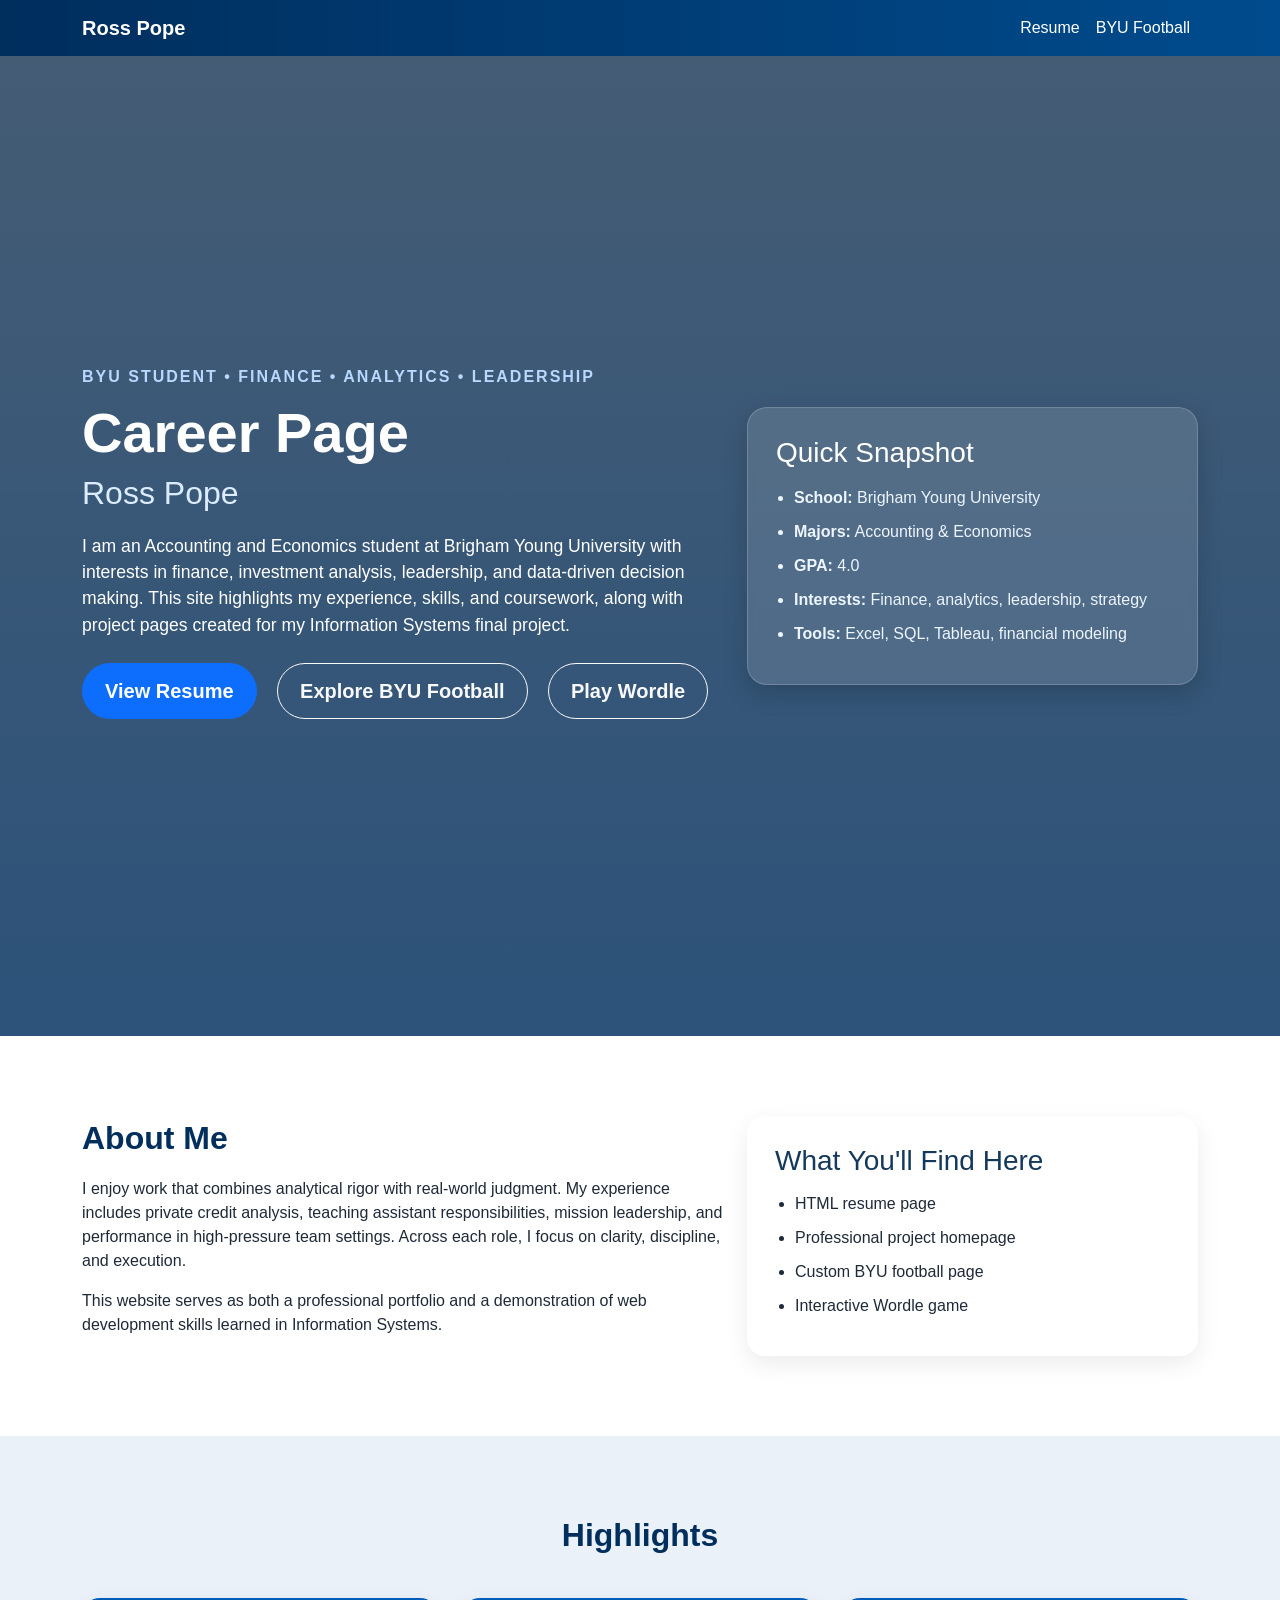
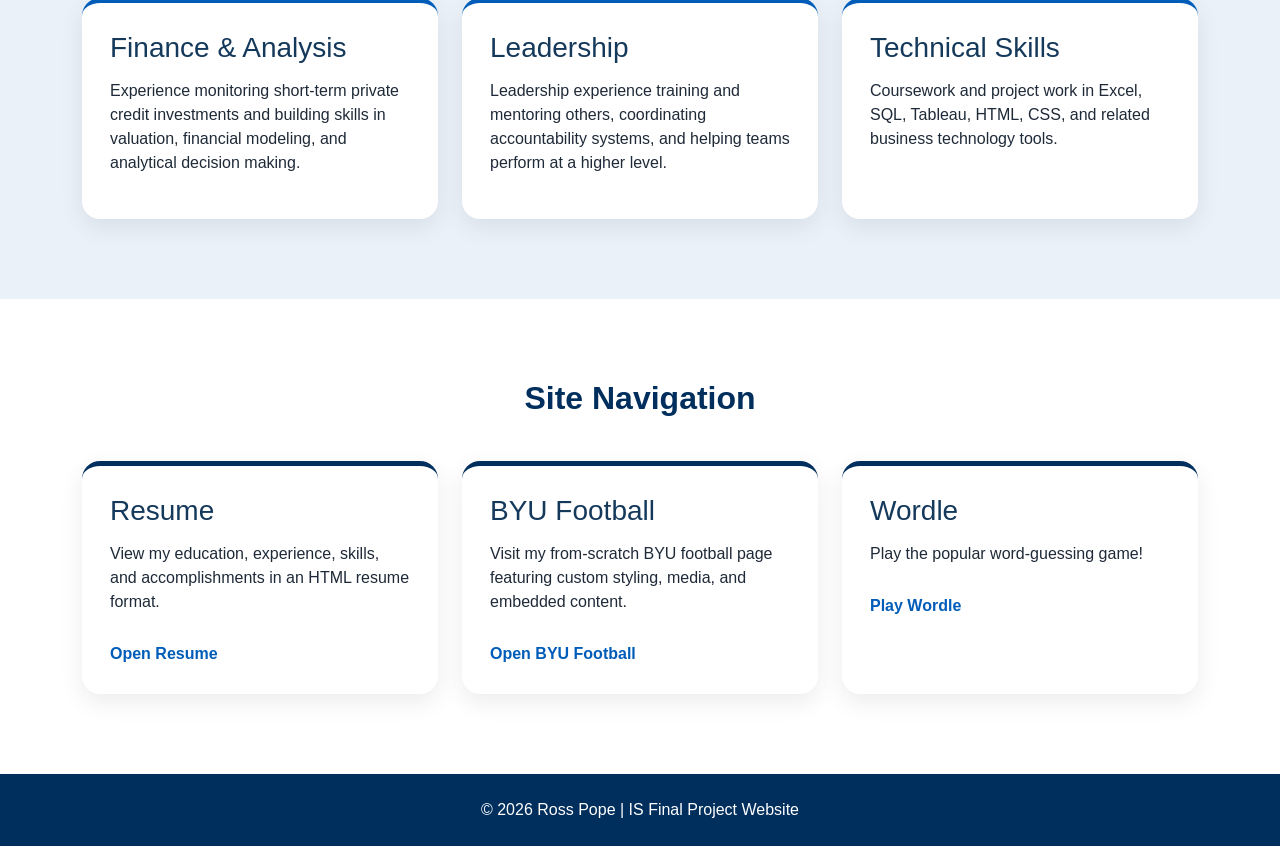
<file: index.html>
<!DOCTYPE html>
<html lang="en">
<head>
    <meta charset="UTF-8">
    <meta name="viewport" content="width=device-width, initial-scale=1.0">
    <title>Ross Pope | Career Page</title>

    <link rel="stylesheet" href="https://cdn.jsdelivr.net/npm/bootstrap@5.3.3/dist/css/bootstrap.min.css">
    <link rel="stylesheet" href="assets/homepage.css">
</head>
<body>

    <!-- Navigation -->
    <nav class="navbar navbar-expand-lg navbar-dark custom-navbar sticky-top">
        <div class="container">
            <a class="navbar-brand fw-bold" href="homepage.html">Ross Pope</a>

            <button class="navbar-toggler" type="button" data-bs-toggle="collapse" data-bs-target="#navbarNav">
                <span class="navbar-toggler-icon"></span>
            </button>

            <div class="collapse navbar-collapse" id="navbarNav">
                <ul class="navbar-nav ms-auto">
                    <li class="nav-item"><a class="nav-link" href="pages/resume.html">Resume</a></li>
                    <li class="nav-item"><a class="nav-link" href="pages/scratch.html">BYU Football</a></li>
                </ul>
            </div>
        </div>
    </nav>

    <!-- Hero Section -->
    <header class="hero-section">
        <div class="container">
            <div class="row align-items-center min-vh-100">
                <div class="col-lg-7">
                    <p class="hero-tag">BYU Student • Finance • Analytics • Leadership</p>
                    <h1 class="display-4 fw-bold">Career Page</h1>
                    <h2 class="hero-subtitle">Ross Pope</h2>
                    <p class="hero-text">
                        I am an Accounting and Economics student at Brigham Young University with interests in
                        finance, investment analysis, leadership, and data-driven decision making. This site highlights
                        my experience, skills, and coursework, along with project pages created for my Information Systems final project.
                    </p>

                    <div class="hero-buttons">
                        <a href="pages/resume.html" class="btn btn-primary btn-lg me-3 mb-2">View Resume</a>
                        <a href="pages/scratch.html" class="btn btn-outline-light btn-lg me-3 mb-2">Explore BYU Football</a>
                        <a href="pages/wordle.html" class="btn btn-outline-light btn-lg mb-2">Play Wordle</a>
                    </div>
                </div>

                <div class="col-lg-5">
                    <div class="profile-card">
                        <h3>Quick Snapshot</h3>
                        <ul>
                            <li><strong>School:</strong> Brigham Young University</li>
                            <li><strong>Majors:</strong> Accounting & Economics</li>
                            <li><strong>GPA:</strong> 4.0</li>
                            <li><strong>Interests:</strong> Finance, analytics, leadership, strategy</li>
                            <li><strong>Tools:</strong> Excel, SQL, Tableau, financial modeling</li>
                        </ul>
                    </div>
                </div>
            </div>
        </div>
    </header>

    <!-- About Section -->
    <section class="section-block bg-white">
        <div class="container">
            <div class="row g-4 align-items-center">
                <div class="col-lg-7">
                    <h2 class="section-title">About Me</h2>
                    <p>
                        I enjoy work that combines analytical rigor with real-world judgment. My experience includes
                        private credit analysis, teaching assistant responsibilities, mission leadership, and performance
                        in high-pressure team settings. Across each role, I focus on clarity, discipline, and execution.
                    </p>
                    <p>
                        This website serves as both a professional portfolio and a demonstration of web development skills
                        learned in Information Systems.
                    </p>
                </div>

                <div class="col-lg-5">
                    <div class="info-card">
                        <h3>What You'll Find Here</h3>
                        <ul>
                            <li>HTML resume page</li>
                            <li>Professional project homepage</li>
                            <li>Custom BYU football page</li>
                            <li>Interactive Wordle game</li>
                        </ul>
                    </div>
                </div>
            </div>
        </div>
    </section>

    <!-- Highlights Section -->
    <section class="section-block light-section">
        <div class="container">
            <h2 class="section-title text-center">Highlights</h2>

            <div class="row g-4 mt-2">
                <div class="col-md-4">
                    <div class="highlight-card h-100">
                        <h3>Finance & Analysis</h3>
                        <p>
                            Experience monitoring short-term private credit investments and building skills in valuation,
                            financial modeling, and analytical decision making.
                        </p>
                    </div>
                </div>

                <div class="col-md-4">
                    <div class="highlight-card h-100">
                        <h3>Leadership</h3>
                        <p>
                            Leadership experience training and mentoring others, coordinating accountability systems,
                            and helping teams perform at a higher level.
                        </p>
                    </div>
                </div>

                <div class="col-md-4">
                    <div class="highlight-card h-100">
                        <h3>Technical Skills</h3>
                        <p>
                            Coursework and project work in Excel, SQL, Tableau, HTML, CSS, and related business technology tools.
                        </p>
                    </div>
                </div>
            </div>
        </div>
    </section>

    <!-- Navigation Tiles -->
    <section class="section-block bg-white">
        <div class="container">
            <h2 class="section-title text-center">Site Navigation</h2>

            <div class="row g-4 mt-2">
                <div class="col-md-4">
                    <div class="nav-tile h-100">
                        <h3>Resume</h3>
                        <p>View my education, experience, skills, and accomplishments in an HTML resume format.</p>
                        <a href="pages/resume.html" class="tile-link">Open Resume</a>
                    </div>
                </div>

                <div class="col-md-4">
                    <div class="nav-tile h-100">
                        <h3>BYU Football</h3>
                        <p>Visit my from-scratch BYU football page featuring custom styling, media, and embedded content.</p>
                        <a href="pages/scratch.html" class="tile-link">Open BYU Football</a>
                    </div>
                </div>

                <div class="col-md-4">
                    <div class="nav-tile h-100">
                        <h3>Wordle</h3>
                        <p>Play the popular word-guessing game!</p>
                        <a href="pages/wordle.html" class="tile-link">Play Wordle</a>
                    </div>
                </div>
            </div>
        </div>
    </section>

    <!-- Footer -->
    <footer class="site-footer">
        <div class="container text-center">
            <p>&copy; 2026 Ross Pope | IS Final Project Website</p>
        </div>
    </footer>

    <script src="https://cdn.jsdelivr.net/npm/bootstrap@5.3.3/dist/js/bootstrap.bundle.min.js"></script>
</body>
</html>
</file>
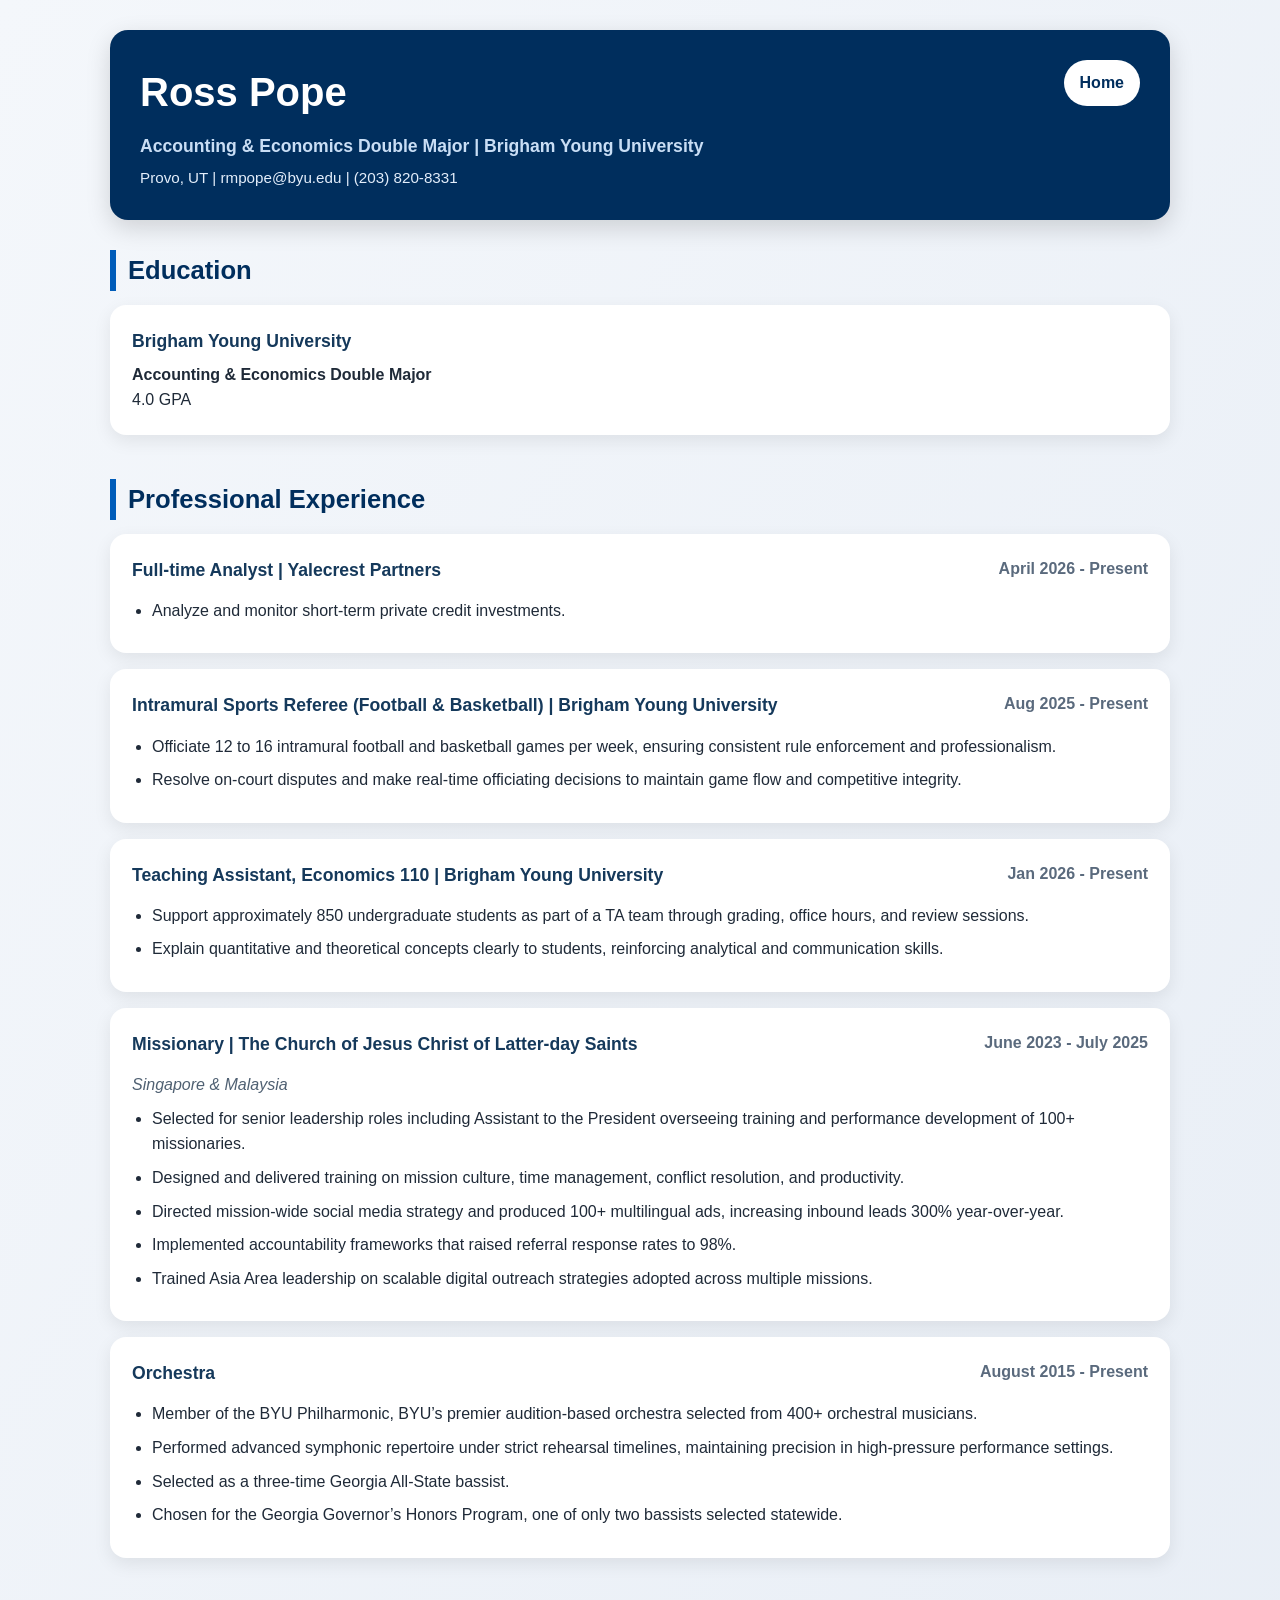
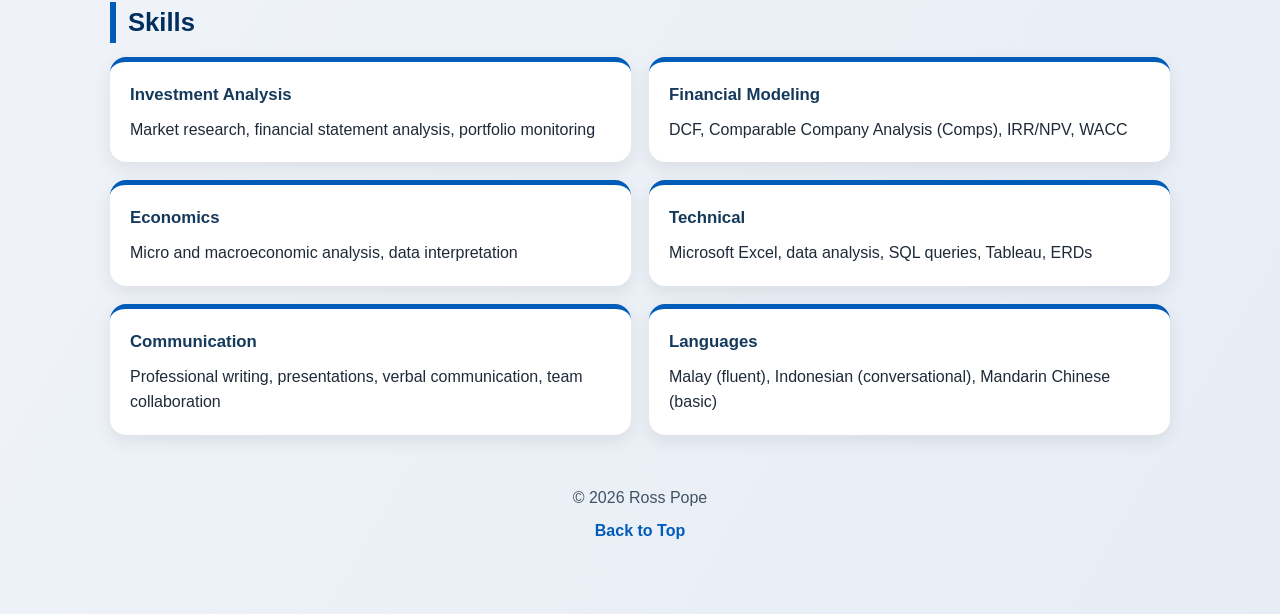
<file: pages/resume.html>
<!DOCTYPE html>
<html lang="en">
<head>
    <meta charset="UTF-8">
    <meta name="viewport" content="width=device-width, initial-scale=1.0">
    <title>Ross Pope | Resume</title>
    <link rel="stylesheet" href="../assets/resume.css">
</head>
<body>
    <div class="page-wrapper">
        <header class="resume-header" id="top">
            <div class="header-left">
                <h1>Ross Pope</h1>
                <p class="subtitle">Accounting & Economics Double Major | Brigham Young University</p>
                <p class="contact-info">Provo, UT | rmpope@byu.edu | (203) 820-8331</p>
            </div>
            <div class="header-right">
                <a href="../index.html" class="nav-button">Home</a>
            </div>
        </header>

        <main class="resume-container">
            <section class="resume-section">
                <h2>Education</h2>
                <div class="resume-card">
                    <h3>Brigham Young University</h3>
                    <p><strong>Accounting & Economics Double Major</strong></p>
                    <p>4.0 GPA</p>
                </div>
            </section>

            <section class="resume-section">
                <h2>Professional Experience</h2>

                <div class="resume-card">
                    <div class="job-header">
                        <h3>Full-time Analyst | Yalecrest Partners</h3>
                        <span>April 2026 - Present</span>
                    </div>
                    <ul>
                        <li>Analyze and monitor short-term private credit investments.</li>
                    </ul>
                </div>

                <div class="resume-card">
                    <div class="job-header">
                        <h3>Intramural Sports Referee (Football & Basketball) | Brigham Young University</h3>
                        <span>Aug 2025 - Present</span>
                    </div>
                    <ul>
                        <li>Officiate 12 to 16 intramural football and basketball games per week, ensuring consistent rule enforcement and professionalism.</li>
                        <li>Resolve on-court disputes and make real-time officiating decisions to maintain game flow and competitive integrity.</li>
                    </ul>
                </div>

                <div class="resume-card">
                    <div class="job-header">
                        <h3>Teaching Assistant, Economics 110 | Brigham Young University</h3>
                        <span>Jan 2026 - Present</span>
                    </div>
                    <ul>
                        <li>Support approximately 850 undergraduate students as part of a TA team through grading, office hours, and review sessions.</li>
                        <li>Explain quantitative and theoretical concepts clearly to students, reinforcing analytical and communication skills.</li>
                    </ul>
                </div>

                <div class="resume-card">
                    <div class="job-header">
                        <h3>Missionary | The Church of Jesus Christ of Latter-day Saints</h3>
                        <span>June 2023 - July 2025</span>
                    </div>
                    <p class="location-line">Singapore & Malaysia</p>
                    <ul>
                        <li>Selected for senior leadership roles including Assistant to the President overseeing training and performance development of 100+ missionaries.</li>
                        <li>Designed and delivered training on mission culture, time management, conflict resolution, and productivity.</li>
                        <li>Directed mission-wide social media strategy and produced 100+ multilingual ads, increasing inbound leads 300% year-over-year.</li>
                        <li>Implemented accountability frameworks that raised referral response rates to 98%.</li>
                        <li>Trained Asia Area leadership on scalable digital outreach strategies adopted across multiple missions.</li>
                    </ul>
                </div>

                <div class="resume-card">
                    <div class="job-header">
                        <h3>Orchestra</h3>
                        <span>August 2015 - Present</span>
                    </div>
                    <ul>
                        <li>Member of the BYU Philharmonic, BYU’s premier audition-based orchestra selected from 400+ orchestral musicians.</li>
                        <li>Performed advanced symphonic repertoire under strict rehearsal timelines, maintaining precision in high-pressure performance settings.</li>
                        <li>Selected as a three-time Georgia All-State bassist.</li>
                        <li>Chosen for the Georgia Governor’s Honors Program, one of only two bassists selected statewide.</li>
                    </ul>
                </div>
            </section>

            <section class="resume-section">
                <h2>Skills</h2>
                <div class="skills-grid">
                    <div class="skill-box">
                        <h3>Investment Analysis</h3>
                        <p>Market research, financial statement analysis, portfolio monitoring</p>
                    </div>

                    <div class="skill-box">
                        <h3>Financial Modeling</h3>
                        <p>DCF, Comparable Company Analysis (Comps), IRR/NPV, WACC</p>
                    </div>

                    <div class="skill-box">
                        <h3>Economics</h3>
                        <p>Micro and macroeconomic analysis, data interpretation</p>
                    </div>

                    <div class="skill-box">
                        <h3>Technical</h3>
                        <p>Microsoft Excel, data analysis, SQL queries, Tableau, ERDs</p>
                    </div>

                    <div class="skill-box">
                        <h3>Communication</h3>
                        <p>Professional writing, presentations, verbal communication, team collaboration</p>
                    </div>

                    <div class="skill-box">
                        <h3>Languages</h3>
                        <p>Malay (fluent), Indonesian (conversational), Mandarin Chinese (basic)</p>
                    </div>
                </div>
            </section>
        </main>

        <footer class="resume-footer">
            <p>&copy; 2026 Ross Pope</p>
            <a href="#top">Back to Top</a>
        </footer>
    </div>
</body>
</html>
</file>
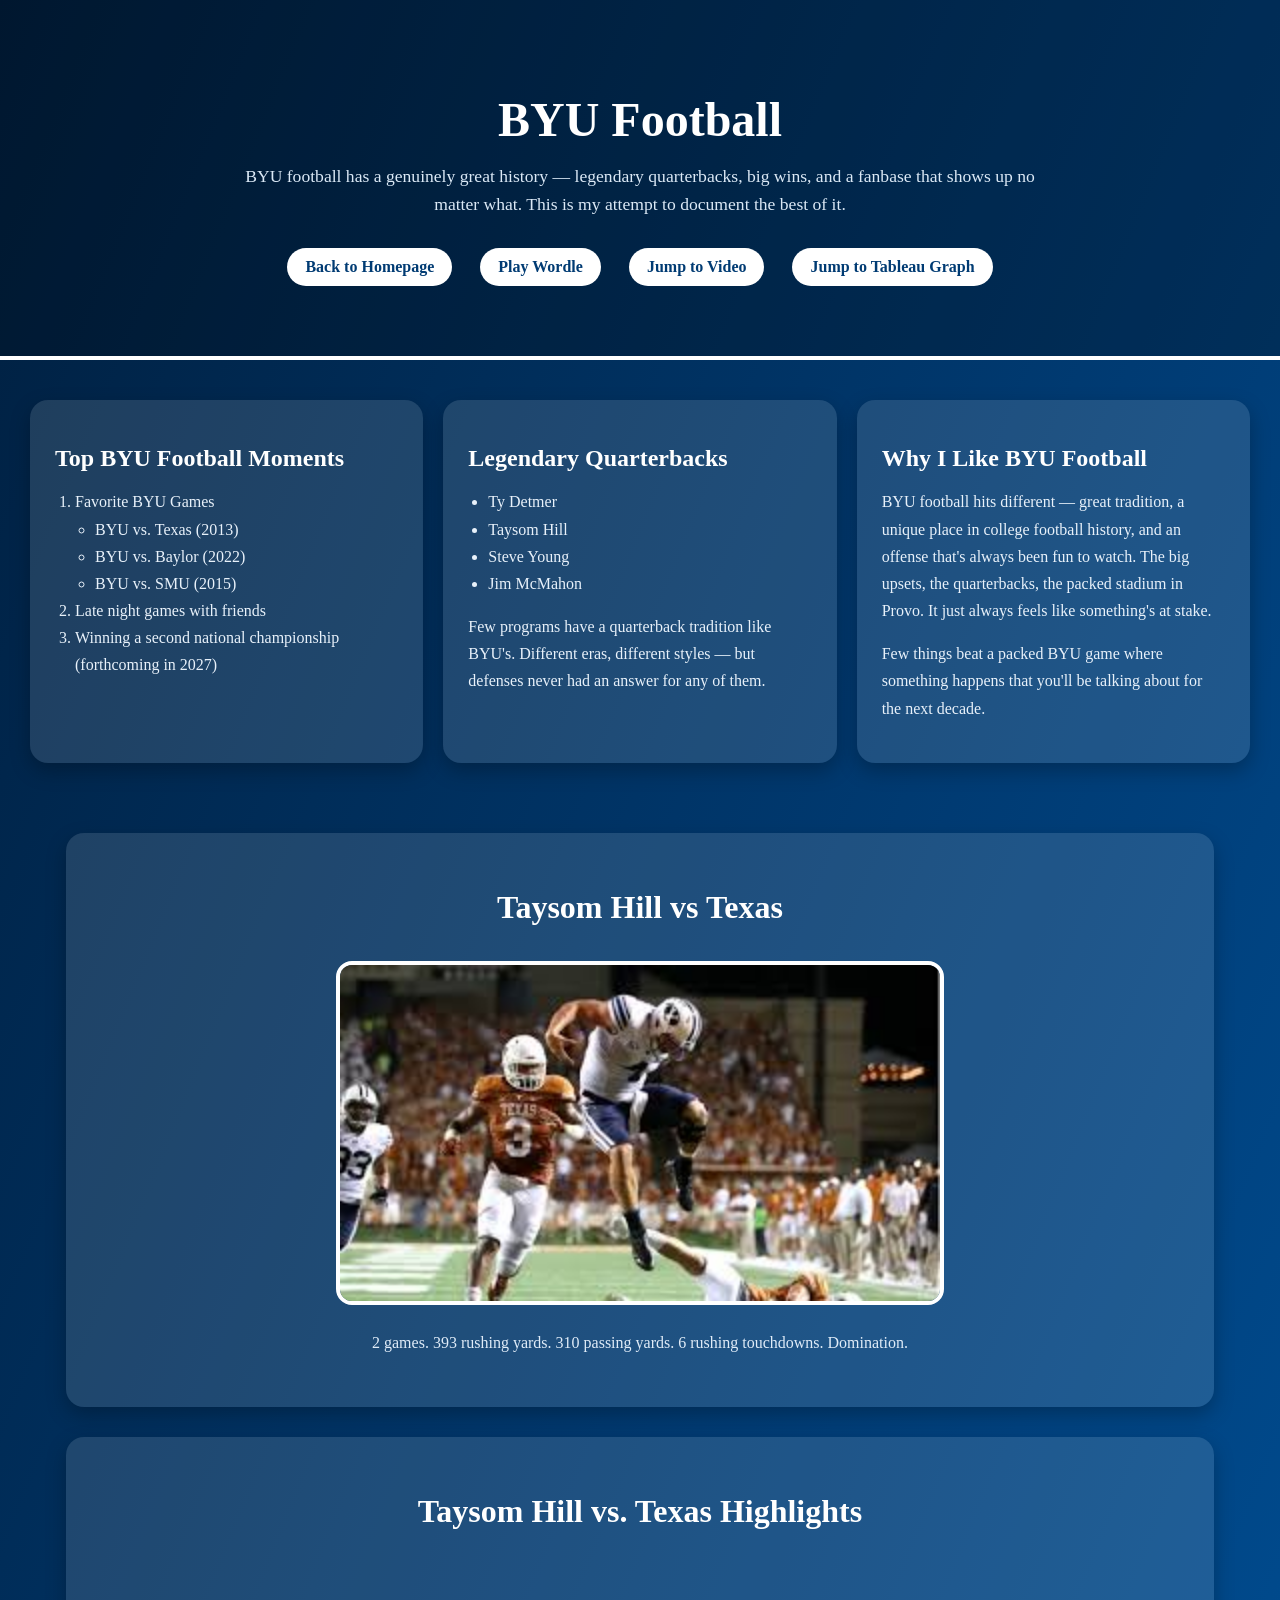
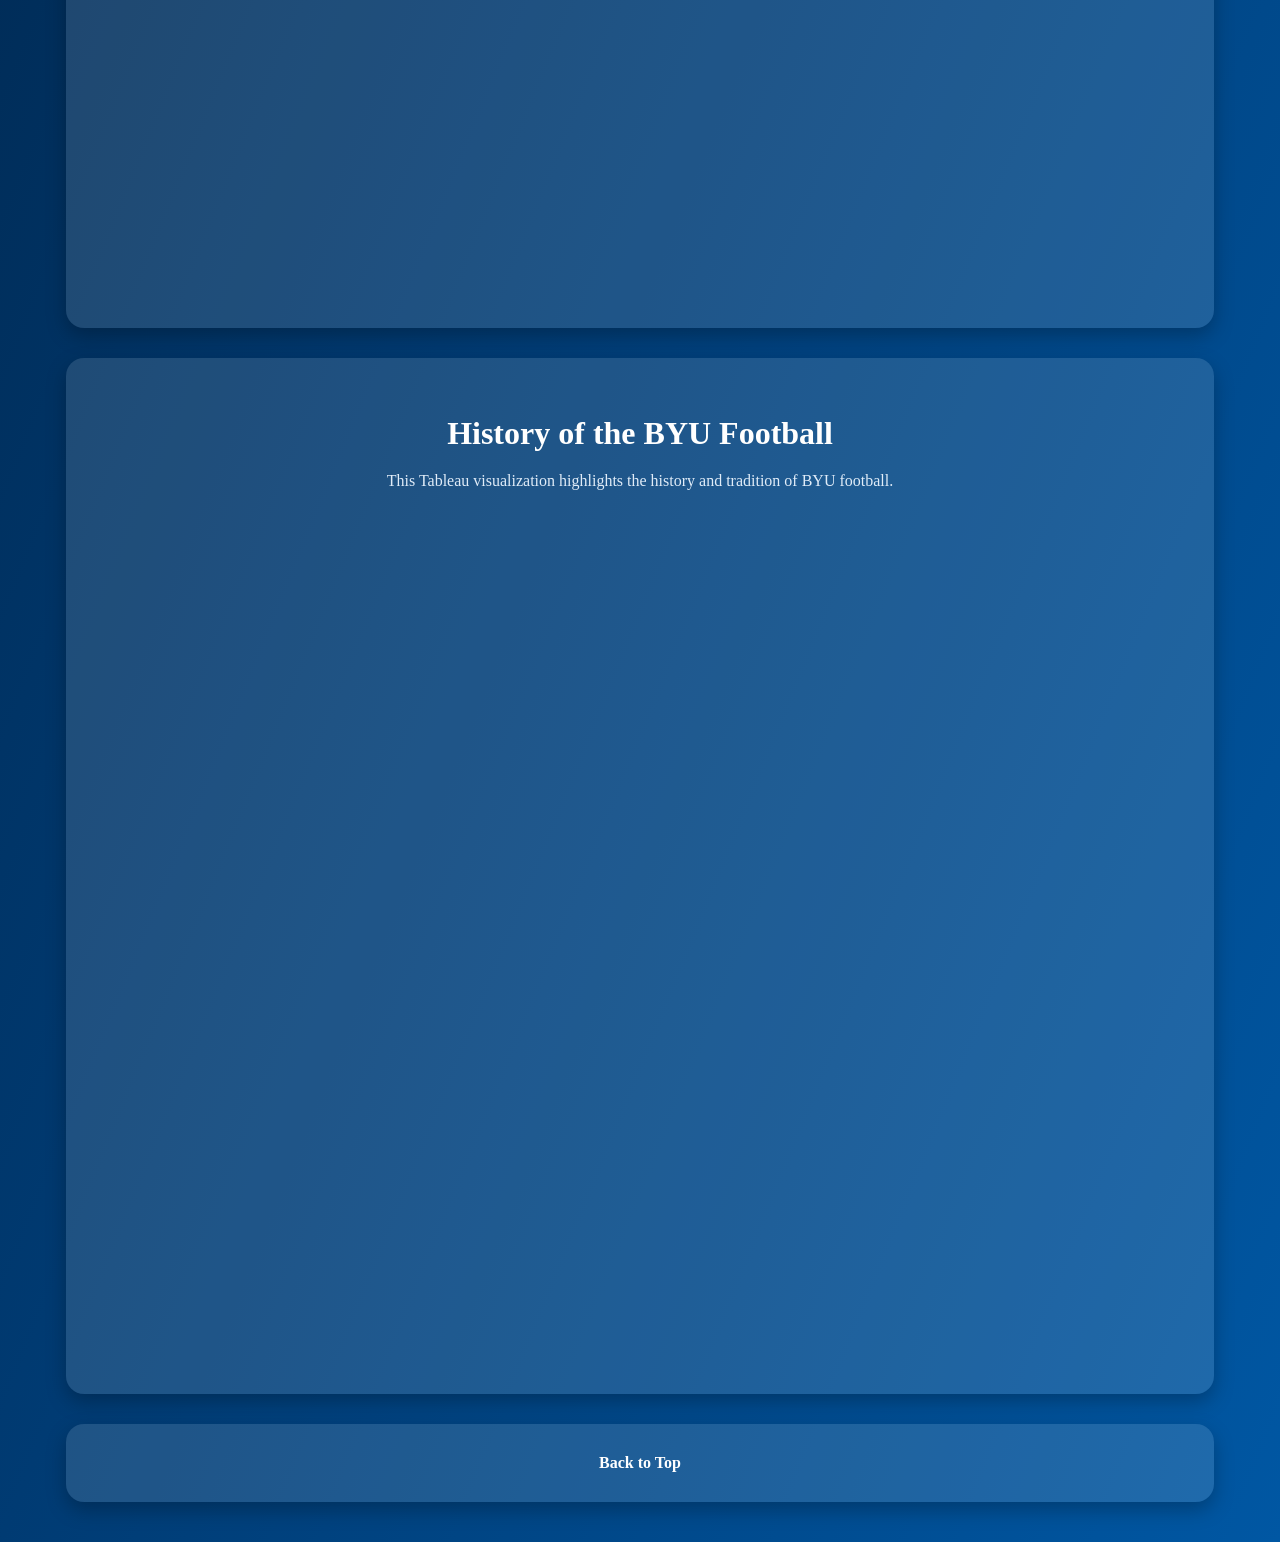
<file: pages/scratch.html>
<!DOCTYPE html>
<html lang="en">
<head>
    <meta charset="UTF-8">
    <meta name="viewport" content="width=device-width, initial-scale=1.0">
    <title>BYU Football Fan Page</title>
    <link rel="stylesheet" href="../assets/scratch.css">
</head>
<body>

    <div class="hero" id="top">
        <h1>BYU Football</h1>
        <p>
            BYU football has a genuinely great history — legendary quarterbacks, big wins, and a fanbase that shows up no matter what. This is my attempt to document the best of it.
        </p>

        <div class="nav-links">
            <a href="../index.html">Back to Homepage</a>
            <a href="wordle.html">Play Wordle</a>
            <a href="#video-section">Jump to Video</a>
            <a href="#tableau-section">Jump to Tableau Graph</a>
        </div>
    </div>

    <div class="content-row">
        <div class="card">
            <h2>Top BYU Football Moments</h2>
            <ol>
                <li>
                    Favorite BYU Games
                    <ul>
                        <li>BYU vs. Texas (2013)</li>
                        <li>BYU vs. Baylor (2022)</li>
                        <li>BYU vs. SMU (2015)</li>
                    </ul>
                </li>
                <li>Late night games with friends</li>
                <li>Winning a second national championship (forthcoming in 2027)</li>
            </ol>
        </div>

        <div class="card">
            <h2>Legendary Quarterbacks</h2>
            <ul>
                <li>Ty Detmer</li>
                <li>Taysom Hill</li>
                <li>Steve Young</li>
                <li>Jim McMahon</li>
            </ul>
            <p>
                Few programs have a quarterback tradition like BYU's. Different eras, different styles — but defenses never had an answer for any of them.
            </p>
        </div>

        <div class="card">
            <h2>Why I Like BYU Football</h2>
            <p>
               BYU football hits different — great tradition, a unique place in college football history, and an offense that's always been fun to watch. The big upsets, the quarterbacks, the packed stadium in Provo. It just always feels like something's at stake.
            </p>
            <p>
                Few things beat a packed BYU game where something happens that you'll be talking about for the next decade.
            </p>
        </div>
    </div>

    <div class="image-section">
        <h2>Taysom Hill vs Texas</h2>
        <img src="../Images/TaysomHurdle.jpeg" alt="Taysom Hill hurdling a defender during a BYU football game">
        <p>
            2 games. 393 rushing yards. 310 passing yards. 6 rushing touchdowns. Domination.
        </p>
    </div>

    <div class="video-section" id="video-section">
        <h2>Taysom Hill vs. Texas Highlights</h2>
        <br>
        <div class="video-wrapper">
            <iframe 
                width="560" 
                height="315" 
                src="https://www.youtube.com/embed/jlnY5M5AAZ8?si=7D42rwM5lZSHdTA0" 
                title="Taysom Hill vs. Texas" 
                frameborder="0" 
                allow="accelerometer; autoplay; clipboard-write; encrypted-media; gyroscope; picture-in-picture; web-share" 
                referrerpolicy="strict-origin-when-cross-origin" 
                allowfullscreen>
            </iframe>
        </div>
    </div>

    <div class="tableau-section" id="tableau-section">
        <h2>History of the BYU Football</h2>
        <p>
            This Tableau visualization highlights the history and tradition of BYU football.
        </p>

        <div class="tableau-wrapper">
            <iframe
                src="https://public.tableau.com/views/AHistoryofBYUFootball/BYUFootball?:showVizHome=no&:embed=true"
                width="100%"
                height="850"
                title="History of the BYU Football Program">
            </iframe>
        </div>
    </div>

    <div class="footer">
        <a href="#top">Back to Top</a>
    </div>

</body>
</html>
</file>
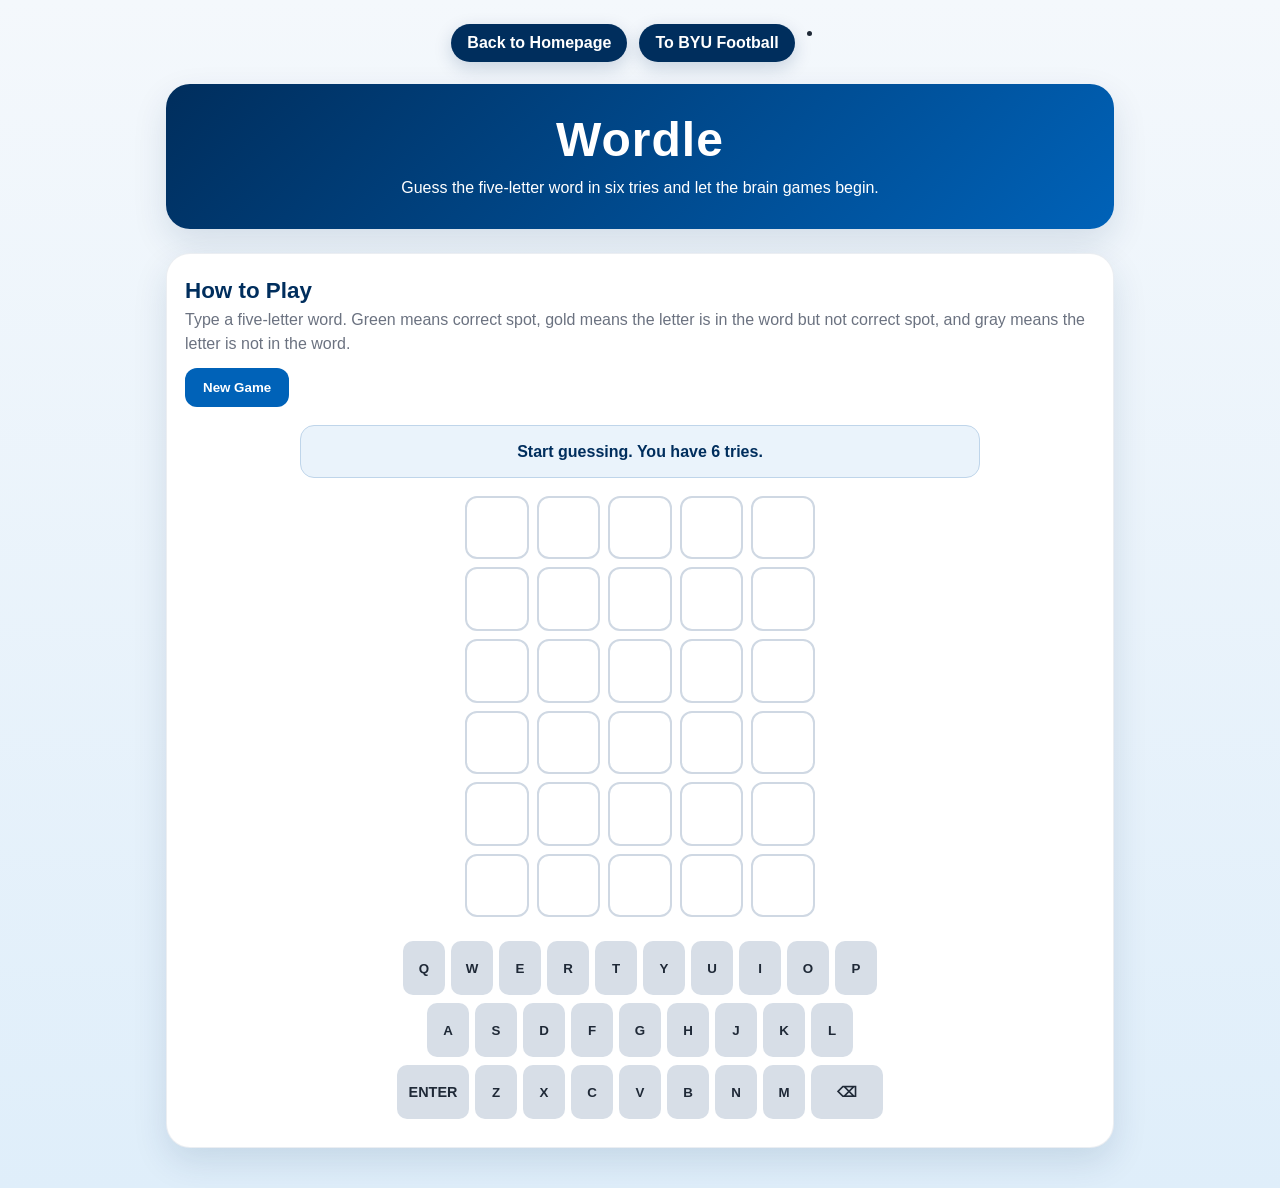
<file: pages/wordle.html>
<!DOCTYPE html>
<html lang="en">
<head>
  <meta charset="UTF-8" />
  <meta name="viewport" content="width=device-width, initial-scale=1.0" />
  <title>Wordle</title>
  <link rel="stylesheet" href="../assets/wordle.css" />
</head>
<body>
  <div class="page-wrap">
    <nav class="nav-bar">
      <a class="nav-link" href="../index.html">Back to Homepage</a>
      <a class="nav-link" href="scratch.html">To BYU Football</a><li>
    </nav>

    <section class="hero">
      <h1>Wordle</h1>
      <p>
        Guess the five-letter word in six tries and let the brain games begin.
      </p>
    </section>

    <main class="game-card">
      <div class="info-row">
        <div>
          <h2 class="game-title">How to Play</h2>
          <p class="subtext">
            Type a five-letter word. Green means correct spot, gold means the letter is in the word but not correct spot,
            and gray means the letter is not in the word.
          </p>
        </div>
        <button class="action-btn" id="newGameBtn">New Game</button>
      </div>

      <div class="status" id="statusMessage">Start guessing. You have 6 tries.</div>

      <section class="board" id="board"></section>

      <section class="keyboard" id="keyboard">
        <div class="keyboard-row" id="row1"></div>
        <div class="keyboard-row" id="row2"></div>
        <div class="keyboard-row" id="row3"></div>
      </section>
    </main>
  </div>

  <script>
    const ANSWER_WORDS = [
      "eagle", "storm", "glory", "quest", "smile", "flame", "crown", "brave",
      "river", "stone", "vivid", "light", "pride", "train", "shout", "march",
      "score", "blend", "grape", "tiger", "sweep", "climb", "bloom", "drift"
    ];

    const EXTRA_ALLOWED_WORDS = [
      "abide", "about", "abuse", "actor", "acute", "adieu", "admit", "adopt",
      "adore", "after", "again", "agent", "agree", "ahead", "alarm", "album",
      "alert", "alike", "alive", "allow", "alone", "along", "alter", "angel",
      "angle", "angry", "apart", "apple", "apply", "arena", "argue", "arise",
      "array", "aside", "asset", "audio", "audit", "avoid", "award", "aware",
      "badly", "baker", "bases", "basic", "beach", "began", "begin", "begun",
      "being", "below", "bench", "birth", "black", "blame", "blind", "block",
      "blood", "board", "boost", "booth", "bound", "brain", "brand", "bread",
      "break", "breed", "brief", "bring", "broad", "broke", "brown", "build",
      "built", "buyer", "cable", "calif", "carry", "catch", "cause", "chain",
      "chair", "chart", "chase", "cheap", "check", "chest", "chief", "child",
      "china", "chose", "civil", "claim", "class", "clean", "clear", "click",
      "clock", "close", "coach", "coast", "could", "count", "court", "cover",
      "craft", "crane", "cream", "crime", "cross", "crowd", "crown", "curve",
      "cycle", "daily", "dance", "dated", "dealt", "death", "debut", "delay",
      "depth", "doing", "doubt", "dozen", "draft", "drama", "drawn", "dream",
      "dress", "drill", "drink", "drive", "drove", "dying", "eager", "early",
      "earth", "eight", "elite", "empty", "enemy", "enjoy", "enter", "entry",
      "equal", "error", "event", "every", "exact", "exist", "extra", "faith",
      "false", "fault", "fiber", "field", "fifth", "fifty", "fight", "final",
      "first", "fixed", "flash", "fleet", "floor", "fluid", "focus", "force",
      "forth", "forty", "forum", "found", "frame", "frank", "fraud", "fresh",
      "front", "fruit", "fully", "funny", "giant", "given", "glass", "globe",
      "going", "grace", "grade", "grand", "grant", "grass", "great", "green",
      "gross", "group", "grown", "guard", "guess", "guest", "guide", "happy",
      "harry", "heart", "heavy", "hence", "henry", "horse", "hotel", "house",
      "human", "ideal", "image", "index", "inner", "input", "issue", "japan",
      "jimmy", "joint", "jones", "judge", "known", "label", "large", "laser",
      "later", "laugh", "layer", "learn", "lease", "least", "leave", "legal",
      "level", "lewis", "light", "limit", "links", "lives", "local", "logic",
      "loose", "lower", "lucky", "lunch", "lying", "magic", "major", "maker",
      "march", "maria", "match", "maybe", "mayor", "meant", "media", "metal",
      "might", "minor", "minus", "mixed", "model", "money", "month", "moral",
      "motor", "mount", "mouse", "mouth", "movie", "music", "needs", "never",
      "newly", "night", "noise", "north", "noted", "novel", "nurse", "occur",
      "ocean", "offer", "often", "order", "other", "ought", "paint", "panel",
      "paper", "party", "peace", "peter", "phase", "phone", "photo", "piece",
      "pilot", "pitch", "place", "plain", "plane", "plant", "plate", "point",
      "pound", "power", "press", "price", "pride", "prime", "print", "prior",
      "prize", "proof", "proud", "prove", "queen", "quick", "quiet", "quite",
      "radio", "raise", "range", "rapid", "ratio", "reach", "ready", "refer",
      "right", "rival", "river", "robin", "roger", "roman", "rough", "round",
      "route", "royal", "rural", "scale", "scene", "scope", "score", "sense",
      "serve", "seven", "shall", "shape", "share", "sharp", "sheet", "shelf",
      "shell", "shift", "shine", "shirt", "shock", "shoot", "short", "shown",
      "sight", "since", "sixth", "sixty", "sized", "skill", "sleep", "slide",
      "small", "smart", "smile", "smith", "smoke", "solid", "solve", "sorry",
      "sound", "south", "space", "spare", "speak", "speed", "spend", "spent",
      "split", "spoke", "sport", "staff", "stage", "stake", "stand", "start",
      "state", "steam", "steel", "stick", "still", "stock", "stone", "stood",
      "store", "storm", "story", "strip", "stuck", "study", "stuff", "style",
      "sugar", "suite", "super", "sweet", "table", "taken", "taste", "taxes",
      "teach", "teeth", "terry", "texas", "thank", "theft", "their", "theme",
      "there", "these", "thick", "thing", "think", "third", "those", "three",
      "throw", "tight", "times", "tired", "title", "today", "topic", "total",
      "touch", "tough", "tower", "track", "trade", "train", "treat", "trend",
      "trial", "tried", "tries", "truck", "truly", "trust", "truth", "twice",
      "under", "union", "unity", "until", "upper", "upset", "urban", "usage",
      "usual", "valid", "value", "video", "virus", "visit", "vital", "voice",
      "waste", "watch", "water", "wheel", "where", "which", "while", "white",
      "whole", "whose", "woman", "women", "world", "worry", "worse", "worst",
      "worth", "would", "write", "wrong", "wrote", "yield", "young", "youth"
    ];

    const ALLOWED_WORDS = new Set(
      [...ANSWER_WORDS, ...EXTRA_ALLOWED_WORDS].map(word => word.toLowerCase())
    );

    const INVALID_WORDS = new Set();

    const boardElement = document.getElementById("board");
    const statusMessage = document.getElementById("statusMessage");
    const newGameBtn = document.getElementById("newGameBtn");

    const keyboardRows = {
      row1: "qwertyuiop".split(""),
      row2: "asdfghjkl".split(""),
      row3: ["Enter", ..."zxcvbnm".split(""), "Back"]
    };

    let answer = "";
    let currentRow = 0;
    let currentCol = 0;
    let guesses = Array.from({ length: 6 }, () => Array(5).fill(""));
    let gameOver = false;
    let isCheckingWord = false;

    function chooseAnswer() {
      return ANSWER_WORDS[Math.floor(Math.random() * ANSWER_WORDS.length)];
    }

    function buildBoard() {
      boardElement.innerHTML = "";
      for (let r = 0; r < 6; r++) {
        const row = document.createElement("div");
        row.className = "board-row";
        for (let c = 0; c < 5; c++) {
          const tile = document.createElement("div");
          tile.className = "tile";
          tile.id = `tile-${r}-${c}`;
          row.appendChild(tile);
        }
        boardElement.appendChild(row);
      }
    }

    function buildKeyboard() {
      Object.entries(keyboardRows).forEach(([rowId, keys]) => {
        const rowElement = document.getElementById(rowId);
        rowElement.innerHTML = "";

        keys.forEach((keyLabel) => {
          const key = document.createElement("button");
          key.className = "key";

          if (keyLabel === "Enter" || keyLabel === "Back") {
            key.classList.add("wide");
          }

          key.textContent = keyLabel === "Back" ? "⌫" : keyLabel;
          key.dataset.key = keyLabel;
          key.addEventListener("click", () => handleKeyPress(keyLabel));
          rowElement.appendChild(key);
        });
      });
    }

    function resetKeyboardColors() {
      document.querySelectorAll(".key").forEach((key) => {
        key.classList.remove("correct", "present", "absent");
      });
    }

    function setStatus(message) {
      statusMessage.textContent = message;
    }

    function updateBoard() {
      for (let r = 0; r < 6; r++) {
        for (let c = 0; c < 5; c++) {
          const tile = document.getElementById(`tile-${r}-${c}`);
          const letter = guesses[r][c];
          tile.textContent = letter;
          tile.classList.toggle("filled", letter !== "");
        }
      }
    }

    function handleKeyPress(key) {
      if (gameOver || isCheckingWord) return;

      if (key === "Back") {
        if (currentCol > 0) {
          currentCol--;
          guesses[currentRow][currentCol] = "";
          updateBoard();
        }
        return;
      }

      if (key === "Enter") {
        submitGuess();
        return;
      }

      if (/^[a-zA-Z]$/.test(key) && currentCol < 5) {
        guesses[currentRow][currentCol] = key.toLowerCase();
        currentCol++;
        updateBoard();
      }
    }

    function colorPriority(className) {
      if (className === "correct") return 3;
      if (className === "present") return 2;
      if (className === "absent") return 1;
      return 0;
    }

    function updateKeyboard(letter, className) {
      const key = document.querySelector(`.key[data-key="${letter}"]`);
      if (!key) return;

      const currentClasses = ["correct", "present", "absent"];
      const existing = currentClasses.find((cls) => key.classList.contains(cls));

      if (!existing || colorPriority(className) > colorPriority(existing)) {
        currentClasses.forEach((cls) => key.classList.remove(cls));
        key.classList.add(className);
      }
    }

    function evaluateGuess(guess, answerWord) {
      const result = Array(5).fill("absent");
      const answerLetters = answerWord.split("");
      const guessLetters = guess.split("");

      for (let i = 0; i < 5; i++) {
        if (guessLetters[i] === answerLetters[i]) {
          result[i] = "correct";
          answerLetters[i] = null;
          guessLetters[i] = null;
        }
      }

      for (let i = 0; i < 5; i++) {
        if (guessLetters[i] && answerLetters.includes(guessLetters[i])) {
          result[i] = "present";
          answerLetters[answerLetters.indexOf(guessLetters[i])] = null;
        }
      }

      return result;
    }

    async function checkWordOnline(word) {
      try {
        const response = await fetch(`https://api.dictionaryapi.dev/api/v2/entries/en/${word}`);

        if (!response.ok) {
          INVALID_WORDS.add(word);
          return false;
        }

        const data = await response.json();

        if (Array.isArray(data) && data.length > 0) {
          ALLOWED_WORDS.add(word);
          return true;
        }

        INVALID_WORDS.add(word);
        return false;
      } catch (error) {
        return null;
      }
    }

    async function submitGuess() {
      if (currentCol < 5) {
        setStatus("You need a full five-letter word.");
        return;
      }

      const guess = guesses[currentRow].join("");

      if (!ALLOWED_WORDS.has(guess)) {
        if (INVALID_WORDS.has(guess)) {
          setStatus("That word is not in the game dictionary.");
          return;
        }

        isCheckingWord = true;
        setStatus("Checking dictionary...");

        const onlineCheck = await checkWordOnline(guess);
        isCheckingWord = false;

        if (onlineCheck === false) {
          setStatus("That word is not in the game dictionary.");
          return;
        }

        if (onlineCheck === null) {
          setStatus("Could not verify that word online. Try again.");
          return;
        }
      }

      const evaluation = evaluateGuess(guess, answer);

      for (let i = 0; i < 5; i++) {
        const tile = document.getElementById(`tile-${currentRow}-${i}`);
        tile.classList.add(evaluation[i]);
        updateKeyboard(guess[i], evaluation[i]);
      }

      if (guess === answer) {
        gameOver = true;
        setStatus(`You got it! The word was ${answer.toUpperCase()}. Nicely done.`);
        return;
      }

      currentRow++;
      currentCol = 0;

      if (currentRow === 6) {
        gameOver = true;
        setStatus(`Out of tries. The word was ${answer.toUpperCase()}. Hit New Game to try again.`);
      } else {
        setStatus(`Guess ${currentRow + 1} of 6. Keep cooking.`);
      }
    }

    function startGame() {
      answer = chooseAnswer();
      currentRow = 0;
      currentCol = 0;
      guesses = Array.from({ length: 6 }, () => Array(5).fill(""));
      gameOver = false;
      isCheckingWord = false;
      buildBoard();
      resetKeyboardColors();
      setStatus("Start guessing. You have 6 tries.");
      updateBoard();
    }

    document.addEventListener("keydown", (event) => {
      if (gameOver || isCheckingWord) {
        return;
      }

      if (event.key === "Backspace") {
        handleKeyPress("Back");
      } else if (event.key === "Enter") {
        handleKeyPress("Enter");
      } else if (/^[a-zA-Z]$/.test(event.key)) {
        handleKeyPress(event.key.toLowerCase());
      }
    });

    newGameBtn.addEventListener("click", startGame);

    buildKeyboard();
    startGame();
  </script>
</body>
</html>
</file>
<file: assets/homepage.css>
body {
    font-family: Arial, Helvetica, sans-serif;
    color: #1f2a38;
    background-color: #f5f8fc;
    margin: 0;
    padding: 0;
}

.custom-navbar {
    background: linear-gradient(to right, #002e5d, #004b8d);
}

.navbar-brand,
.nav-link {
    color: white !important;
}

.nav-link:hover {
    color: #cfe5ff !important;
}

.hero-section {
    background: linear-gradient(rgba(0, 32, 64, 0.72), rgba(0, 46, 93, 0.82)),
                url('https://images.unsplash.com/photo-1508098682722-e99c643e7485?auto=format&fit=crop&w=1400&q=80');
    background-size: cover;
    background-position: center;
    color: white;
    padding: 40px 0;
}

.hero-tag {
    text-transform: uppercase;
    letter-spacing: 2px;
    font-weight: bold;
    color: #b8d8ff;
    margin-bottom: 10px;
}

.hero-subtitle {
    font-size: 2rem;
    margin-bottom: 20px;
    color: #dcecff;
}

.hero-text {
    font-size: 1.1rem;
    max-width: 700px;
    margin-bottom: 25px;
}

.hero-buttons .btn {
    border-radius: 999px;
    padding: 12px 22px;
    font-weight: bold;
}

.profile-card {
    background-color: rgba(255, 255, 255, 0.13);
    border: 1px solid rgba(255, 255, 255, 0.18);
    backdrop-filter: blur(4px);
    padding: 28px;
    border-radius: 20px;
    box-shadow: 0 8px 24px rgba(0, 0, 0, 0.18);
}

.profile-card h3 {
    margin-bottom: 16px;
    color: white;
}

.profile-card ul {
    padding-left: 18px;
    margin-bottom: 0;
}

.profile-card li {
    margin-bottom: 10px;
    color: #edf5ff;
}

.section-block {
    padding: 80px 0;
}

.section-title {
    color: #002e5d;
    font-size: 2rem;
    font-weight: bold;
    margin-bottom: 20px;
}

.light-section {
    background-color: #eaf1f8;
}

.info-card,
.highlight-card,
.nav-tile {
    background-color: white;
    border-radius: 18px;
    padding: 28px;
    box-shadow: 0 8px 24px rgba(0, 0, 0, 0.08);
    height: 100%;
}

.info-card h3,
.highlight-card h3,
.nav-tile h3 {
    color: #15395b;
    margin-bottom: 14px;
}

.info-card ul {
    padding-left: 20px;
    margin-bottom: 0;
}

.info-card li {
    margin-bottom: 10px;
}

.highlight-card {
    border-top: 5px solid #005cb9;
}

.nav-tile {
    border-top: 5px solid #002e5d;
}

.tile-link {
    display: inline-block;
    margin-top: 12px;
    font-weight: bold;
    color: #005cb9;
    text-decoration: none;
}

.tile-link:hover {
    text-decoration: underline;
}

.site-footer {
    background-color: #002e5d;
    color: white;
    padding: 24px 0;
    margin-top: 0;
}

.site-footer p {
    margin: 0;
}

@media (max-width: 991px) {
    .hero-section {
        text-align: center;
    }

    .hero-text {
        margin-left: auto;
        margin-right: auto;
    }

    .profile-card {
        margin-top: 30px;
    }
}

@media (max-width: 576px) {
    .section-title {
        font-size: 1.6rem;
    }

    .hero-subtitle {
        font-size: 1.5rem;
    }

    .hero-text {
        font-size: 1rem;
    }
}
</file>
<file: assets/resume.css>
* {
    margin: 0;
    padding: 0;
    box-sizing: border-box;
}

body {
    font-family: Arial, Helvetica, sans-serif;
    background: linear-gradient(to bottom right, #f4f7fb, #e7edf5);
    color: #1f2a38;
    line-height: 1.6;
}

.page-wrapper {
    max-width: 1100px;
    margin: 0 auto;
    padding: 30px 20px 50px;
}

.resume-header {
    background-color: #002e5d;
    color: white;
    padding: 30px;
    border-radius: 18px;
    display: flex;
    justify-content: space-between;
    align-items: flex-start;
    gap: 20px;
    box-shadow: 0 8px 24px rgba(0, 0, 0, 0.15);
    margin-bottom: 30px;
}

.resume-header h1 {
    font-size: 2.5rem;
    margin-bottom: 8px;
}

.subtitle {
    font-size: 1.1rem;
    font-weight: bold;
    color: #c9def5;
    margin-bottom: 6px;
}

.contact-info {
    font-size: 0.95rem;
    color: #e3eefb;
}

.header-right {
    display: flex;
    flex-direction: column;
    gap: 10px;
}

.nav-button {
    background-color: white;
    color: #002e5d;
    text-decoration: none;
    font-weight: bold;
    padding: 10px 16px;
    border-radius: 999px;
    text-align: center;
    transition: 0.25s ease;
}

.nav-button:hover {
    background-color: #dbe9f8;
}

.resume-container {
    display: flex;
    flex-direction: column;
    gap: 28px;
}

.resume-section h2 {
    font-size: 1.6rem;
    color: #002e5d;
    margin-bottom: 14px;
    border-left: 6px solid #005cb9;
    padding-left: 12px;
}

.resume-card {
    background-color: white;
    padding: 22px;
    border-radius: 16px;
    box-shadow: 0 6px 18px rgba(0, 0, 0, 0.08);
    margin-bottom: 16px;
}

.resume-card h3 {
    color: #15395b;
    font-size: 1.1rem;
    margin-bottom: 6px;
}

.job-header {
    display: flex;
    justify-content: space-between;
    align-items: flex-start;
    gap: 20px;
    margin-bottom: 8px;
}

.job-header span {
    color: #5a6a7d;
    font-weight: bold;
    white-space: nowrap;
}

.location-line {
    font-style: italic;
    color: #4f6072;
    margin-bottom: 8px;
}

.resume-card ul {
    padding-left: 20px;
}

.resume-card li {
    margin-bottom: 8px;
}

.skills-grid {
    display: grid;
    grid-template-columns: repeat(2, 1fr);
    gap: 18px;
}

.skill-box {
    background-color: white;
    padding: 20px;
    border-radius: 16px;
    box-shadow: 0 6px 18px rgba(0, 0, 0, 0.08);
    border-top: 5px solid #005cb9;
}

.skill-box h3 {
    color: #15395b;
    margin-bottom: 8px;
    font-size: 1.05rem;
}

.resume-footer {
    margin-top: 30px;
    text-align: center;
    color: #415264;
    padding: 20px 10px;
}

.resume-footer a {
    display: inline-block;
    margin-top: 8px;
    color: #005cb9;
    font-weight: bold;
    text-decoration: none;
}

.resume-footer a:hover {
    text-decoration: underline;
}

@media (max-width: 850px) {
    .resume-header {
        flex-direction: column;
        align-items: flex-start;
    }

    .header-right {
        flex-direction: row;
        flex-wrap: wrap;
    }

    .job-header {
        flex-direction: column;
        gap: 4px;
    }

    .job-header span {
        white-space: normal;
    }

    .skills-grid {
        grid-template-columns: 1fr;
    }
}

@media (max-width: 500px) {
    .resume-header h1 {
        font-size: 2rem;
    }

    .resume-section h2 {
        font-size: 1.35rem;
    }

    .resume-card,
    .skill-box {
        padding: 18px;
    }
}
</file>
<file: assets/scratch.css>
body {
    margin: 0;
    padding: 0;
    font-family: Georgia, 'Times New Roman', serif;
    background: linear-gradient(to bottom right, #001f3f, #003b73, #0057a3);
    color: #f4f7fb;
}

.hero {
    text-align: center;
    padding: 60px 20px;
    background-color: rgba(0, 0, 0, 0.25);
    border-bottom: 4px solid #ffffff;
}

.hero h1 {
    font-size: 3rem;
    margin-bottom: 15px;
    color: #ffffff;
}

.hero p {
    max-width: 800px;
    margin: 0 auto 20px auto;
    font-size: 1.1rem;
    line-height: 1.6;
    color: #dbe9f6;
}

.nav-links a {
    display: inline-block;
    margin: 10px 12px;
    padding: 10px 18px;
    background-color: #ffffff;
    color: #003b73;
    text-decoration: none;
    font-weight: bold;
    border-radius: 25px;
    transition: 0.3s ease;
}

.nav-links a:hover {
    background-color: #cfe3ff;
}

.content-row {
    display: flex;
    justify-content: space-between;
    gap: 20px;
    padding: 40px 30px;
    flex-wrap: wrap;
}

.card {
    flex: 1;
    min-width: 250px;
    background-color: rgba(255, 255, 255, 0.12);
    padding: 25px;
    border-radius: 18px;
    box-shadow: 0 8px 20px rgba(0, 0, 0, 0.25);
}

.card h2 {
    color: #ffffff;
    margin-bottom: 15px;
    font-size: 1.5rem;
}

.card p,
.card li {
    color: #e8f1fa;
    line-height: 1.7;
}

.card ul,
.card ol {
    padding-left: 20px;
}

.image-section,
.video-section,
.tableau-section,
.footer {
    width: 85%;
    margin: 30px auto;
    background-color: rgba(255, 255, 255, 0.12);
    padding: 30px;
    border-radius: 18px;
    box-shadow: 0 8px 20px rgba(0, 0, 0, 0.25);
    text-align: center;
}

.image-section h2,
.video-section h2,
.tableau-section h2 {
    color: #ffffff;
    margin-bottom: 15px;
    font-size: 2rem;
}

.image-section p,
.video-section p,
.tableau-section p {
    color: #e0ecf8;
    line-height: 1.7;
    max-width: 850px;
    margin: 0 auto 20px auto;
}

.image-section img {
    width: 60%;
    max-width: 600px;
    border-radius: 16px;
    border: 4px solid #ffffff;
    margin: 20px 0;
}

.video-wrapper,
.tableau-wrapper {
    display: flex;
    justify-content: center;
    margin-top: 20px;
    overflow: hidden;
    border-radius: 16px;
}

.video-wrapper iframe,
.tableau-wrapper iframe {
    width: 900px;
    max-width: 100%;
    border: none;
    border-radius: 16px;
}

.footer {
    margin-bottom: 40px;
}

.footer p {
    margin-bottom: 15px;
    color: #f4f7fb;
}

.footer a {
    color: #ffffff;
    text-decoration: none;
    font-weight: bold;
    margin: 0 10px;
}

.footer a:hover {
    text-decoration: underline;
    color: #cfe3ff;
}

@media (max-width: 900px) {
    .content-row {
        flex-direction: column;
    }

    .image-section img {
        width: 90%;
    }

    .hero h1 {
        font-size: 2.3rem;
    }
}
</file>
<file: assets/wordle.css>
:root {
  --byu-navy: #002e5d;
  --byu-blue: #0062b8;
  --byu-light: #eaf3fb;
  --panel: #ffffff;
  --text: #1f2937;
  --muted: #6b7280;
  --border: #cfd8e3;
  --correct: #2e7d32;
  --present: #c69214;
  --absent: #7a8694;
  --shadow: 0 14px 35px rgba(0, 46, 93, 0.12);
}

* {
  box-sizing: border-box;
}

body {
  margin: 0;
  min-height: 100vh;
  font-family: Arial, Helvetica, sans-serif;
  background: linear-gradient(180deg, #f4f8fc 0%, #dfeefa 100%);
  color: var(--text);
}

.page-wrap {
  max-width: 980px;
  margin: 0 auto;
  padding: 24px 16px 40px;
}

.nav-bar {
  display: flex;
  flex-wrap: wrap;
  justify-content: center;
  gap: 12px;
  margin-bottom: 22px;
}

.nav-link {
  text-decoration: none;
  background: var(--byu-navy);
  color: white;
  padding: 10px 16px;
  border-radius: 999px;
  font-weight: bold;
  transition: transform 0.15s ease, background 0.15s ease;
  box-shadow: 0 6px 18px rgba(0, 46, 93, 0.18);
}

.nav-link:hover {
  background: var(--byu-blue);
  transform: translateY(-2px);
}

.hero {
  background: linear-gradient(135deg, var(--byu-navy), var(--byu-blue));
  color: white;
  border-radius: 24px;
  padding: 28px 24px;
  box-shadow: var(--shadow);
  text-align: center;
  margin-bottom: 24px;
}

.hero h1 {
  margin: 0 0 8px;
  font-size: clamp(2rem, 5vw, 3rem);
  letter-spacing: 1px;
}

.hero p {
  margin: 8px auto 0;
  max-width: 700px;
  line-height: 1.6;
  font-size: 1rem;
}

.game-card {
  background: var(--panel);
  border-radius: 24px;
  padding: 24px 18px 28px;
  box-shadow: var(--shadow);
  border: 1px solid rgba(0, 46, 93, 0.08);
}

.info-row {
  display: flex;
  flex-wrap: wrap;
  justify-content: space-between;
  gap: 12px;
  align-items: center;
  margin-bottom: 18px;
}

.game-title {
  margin: 0;
  color: var(--byu-navy);
  font-size: 1.4rem;
}

.subtext {
  margin: 4px 0 0;
  color: var(--muted);
  line-height: 1.5;
}

.action-btn {
  border: none;
  background: var(--byu-blue);
  color: white;
  padding: 12px 18px;
  border-radius: 12px;
  font-weight: bold;
  cursor: pointer;
  transition: transform 0.15s ease, opacity 0.15s ease;
}

.action-btn:hover {
  transform: translateY(-2px);
  opacity: 0.95;
}

.status {
  min-height: 52px;
  margin: 16px auto 18px;
  max-width: 680px;
  text-align: center;
  background: var(--byu-light);
  color: var(--byu-navy);
  border: 1px solid #bfd5ea;
  border-radius: 14px;
  padding: 14px 16px;
  font-weight: bold;
  line-height: 1.45;
}

.board {
  display: grid;
  gap: 8px;
  width: min(100%, 350px);
  margin: 0 auto 24px;
}

.board-row {
  display: grid;
  grid-template-columns: repeat(5, 1fr);
  gap: 8px;
}

.tile {
  aspect-ratio: 1 / 1;
  border: 2px solid var(--border);
  border-radius: 12px;
  display: flex;
  align-items: center;
  justify-content: center;
  background: white;
  font-size: clamp(1.4rem, 5vw, 2rem);
  font-weight: 800;
  text-transform: uppercase;
  transition: transform 0.15s ease, background 0.2s ease, border-color 0.2s ease;
  user-select: none;
}

.tile.filled {
  border-color: #90a4b7;
}

.tile.correct {
  background: var(--correct);
  border-color: var(--correct);
  color: white;
}

.tile.present {
  background: var(--present);
  border-color: var(--present);
  color: white;
}

.tile.absent {
  background: var(--absent);
  border-color: var(--absent);
  color: white;
}

.keyboard {
  max-width: 720px;
  margin: 0 auto;
  display: flex;
  flex-direction: column;
  gap: 8px;
}

.keyboard-row {
  display: flex;
  justify-content: center;
  gap: 6px;
  flex-wrap: nowrap;
}

.key {
  border: none;
  border-radius: 10px;
  background: #d7dee7;
  color: var(--text);
  font-weight: bold;
  min-width: 42px;
  height: 54px;
  padding: 0 10px;
  cursor: pointer;
  text-transform: uppercase;
  transition: transform 0.12s ease, opacity 0.12s ease, background 0.2s ease;
}

.key:hover {
  transform: translateY(-1px);
  opacity: 0.95;
}

.key.wide {
  min-width: 72px;
  font-size: 0.9rem;
}

.key.correct {
  background: var(--correct);
  color: white;
}

.key.present {
  background: var(--present);
  color: white;
}

.key.absent {
  background: var(--absent);
  color: white;
}

.footer-note {
  text-align: center;
  color: var(--muted);
  margin-top: 20px;
  line-height: 1.6;
  font-size: 0.95rem;
}

@media (max-width: 640px) {
  .page-wrap {
    padding: 16px 10px 28px;
  }

  .hero,
  .game-card {
    border-radius: 18px;
  }

  .key {
    min-width: 28px;
    height: 48px;
    padding: 0 6px;
    font-size: 0.85rem;
  }

  .key.wide {
    min-width: 58px;
  }
}
</file>
